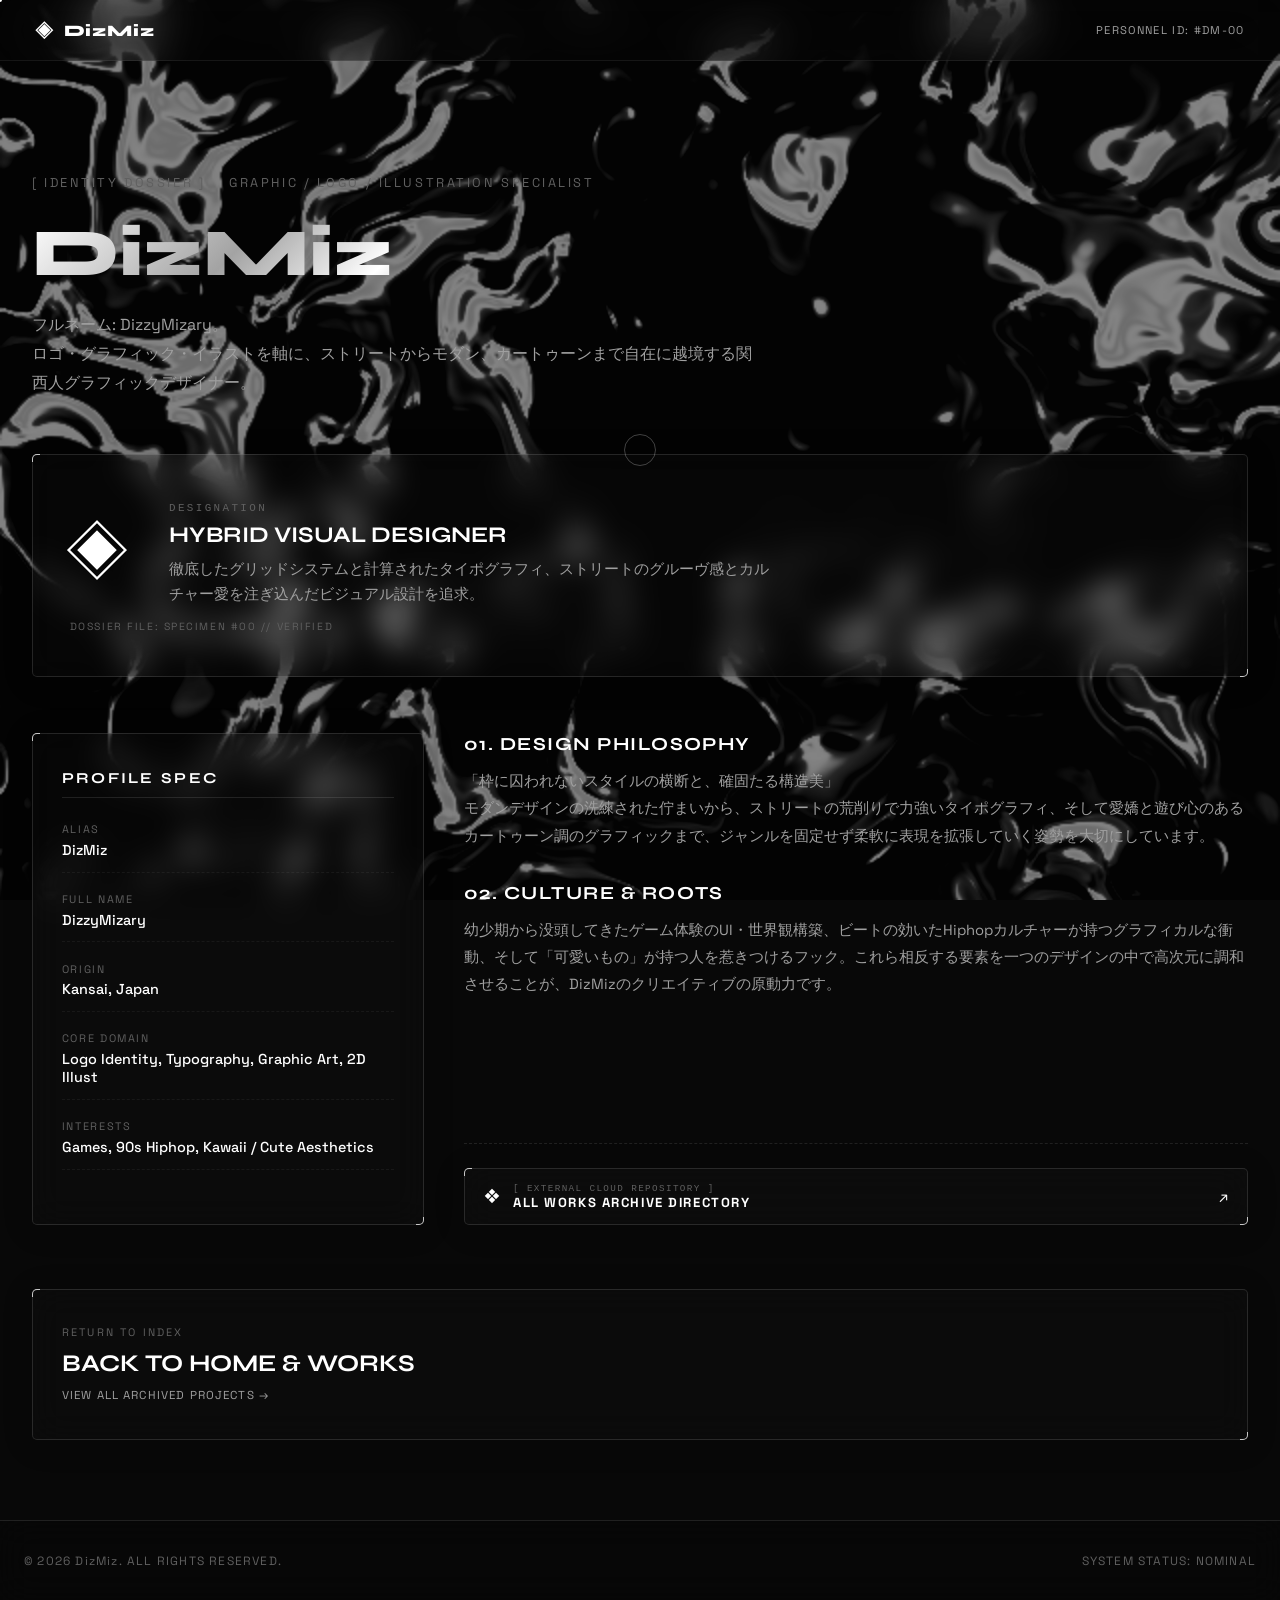
<file: about-detail.html>
<!DOCTYPE html>
<html lang="ja">
<head>
  <meta charset="UTF-8">
  <meta name="viewport" content="width=device-width, initial-scale=1.0">
  <title>PROFILE & PHILOSOPHY | DizMiz</title>
  
  <link rel="preconnect" href="https://fonts.googleapis.com">
  <link rel="preconnect" href="https://fonts.gstatic.com" crossorigin>
  <link href="https://fonts.googleapis.com/css2?family=Space+Grotesk:wght@300;400;500;700&family=Syne:wght@700;800&display=swap" rel="stylesheet">
  
  <link rel="stylesheet" href="style.css">
</head>
<body class="bg-base detail-page">

  <div class="page-transition-curtain" id="pageCurtain">
    <div class="curtain-slice"></div>
    <div class="curtain-slice"></div>
    <div class="curtain-slice"></div>
  </div>

  <div class="cursor-dot" id="cursorDot"></div>
  <div class="cursor-ring" id="cursorRing"></div>
  <canvas id="bgCanvas"></canvas>

  <header class="site-header">
    <a href="index.html" class="logo-group-link transition-link">
      <span class="logo-symbol">◈</span>
      <span class="logo-text">DizMiz</span>
    </a>
    <div class="status-indicator">
      <span class="status-text">PERSONNEL ID: #DM-00</span>
    </div>
  </header>

  <main class="container detail-container">
    
    <section class="detail-hero">
      <div class="detail-meta-top">
        <span class="meta-tag">[ IDENTITY DOSSIER ]</span>
        <span class="meta-text">GRAPHIC / LOGO / ILLUSTRATION SPECIALIST</span>
      </div>
      <h1 class="detail-title metallic-text">DizMiz</h1>
      <p class="detail-lead">
        フルネーム: DizzyMizary。<br>
        ロゴ・グラフィック・イラストを軸に、ストリートからモダン、カートゥーンまで自在に越境する関西人グラフィックデザイナー。
      </p>
    </section>

    <section class="detail-showcase-hero">
      <div class="showcase-frame geo-panel about-id-large">
        <div class="id-inner-grid">
          <div class="id-symbol-large">◈</div>
          <div class="id-info-block">
            <span class="spec-label">DESIGNATION</span>
            <div class="id-spec-title">HYBRID VISUAL DESIGNER</div>
            <p class="id-spec-desc">
              徹底したグリッドシステムと計算されたタイポグラフィ、ストリートのグルーヴ感とカルチャー愛を注ぎ込んだビジュアル設計を追求。
            </p>
          </div>
        </div>
        <div class="frame-label">DOSSIER FILE: SPECIMEN #00 // VERIFIED</div>
      </div>
    </section>

    <!-- 左右の段差を完全解消したスペックグリッド -->
    <section class="detail-specs-grid">
      <!-- 左側: スペックリスト -->
      <aside class="detail-sidebar geo-panel">
        <h2 class="spec-section-title">PROFILE SPEC</h2>
        <div class="spec-row"><span class="spec-key">ALIAS</span><span class="spec-val">DizMiz</span></div>
        <div class="spec-row"><span class="spec-key">FULL NAME</span><span class="spec-val">DizzyMizary</span></div>
        <div class="spec-row"><span class="spec-key">ORIGIN</span><span class="spec-val">Kansai, Japan</span></div>
        <div class="spec-row"><span class="spec-key">CORE DOMAIN</span><span class="spec-val">Logo Identity, Typography, Graphic Art, 2D Illust</span></div>
        <div class="spec-row"><span class="spec-key">INTERESTS</span><span class="spec-val">Games, 90s Hiphop, Kawaii / Cute Aesthetics</span></div>
      </aside>

      <!-- 右側: 本文 ＋ 段差を作らないシームレスなDriveリンク -->
      <article class="detail-body-content">
        <div>
          <div class="concept-block">
            <h2 class="content-heading metallic-text-sm">01. DESIGN PHILOSOPHY</h2>
            <p>
              「枠に囚われないスタイルの横断と、確固たる構造美」<br>
              モダンデザインの洗練された佇まいから、ストリートの荒削りで力強いタイポグラフィ、そして愛嬌と遊び心のあるカートゥーン調のグラフィックまで、ジャンルを固定せず柔軟に表現を拡張していく姿勢を大切にしています。
            </p>
          </div>

          <div class="concept-block" style="margin-top: 2rem;">
            <h2 class="content-heading metallic-text-sm">02. CULTURE & ROOTS</h2>
            <p>
              幼少期から没頭してきたゲーム体験のUI・世界観構築、ビートの効いたHiphopカルチャーが持つグラフィカルな衝動、そして「可愛いもの」が持つ人を惹きつけるフック。これら相反する要素を一つのデザインの中で高次元に調和させることが、DizMizのクリエイティブの原動力です。
            </p>
          </div>
        </div>

        <!-- 余計な外枠パネルを撤廃し、自然に連なるガラスバー -->
        <div class="detail-drive-link-bar">
          <a href="https://drive.google.com/drive/folders/12c-AigrCK1MO4eGp5o2kL3qXEwflbsGT?usp=drive_link" target="_blank" rel="noopener noreferrer" class="drive-archive-btn geo-panel">
            <span class="drive-btn-left">
              <span class="drive-icon">❖</span>
              <span class="drive-label">
                <span class="drive-sub">[ EXTERNAL CLOUD REPOSITORY ]</span>
                <span class="drive-main">ALL WORKS ARCHIVE DIRECTORY</span>
              </span>
            </span>
            <span class="drive-arrow">↗</span>
          </a>
        </div>
      </article>
    </section>

    <section class="other-works-nav">
      <div class="nav-cards-grid single-nav">
        <a href="index.html" class="nav-work-card geo-panel transition-link">
          <div class="nav-card-info">
            <span class="nav-dir">RETURN TO INDEX</span>
            <h3 class="nav-title">BACK TO HOME & WORKS</h3>
            <span class="nav-cat">VIEW ALL ARCHIVED PROJECTS →</span>
          </div>
        </a>
      </div>
    </section>

  </main>

  <footer class="site-footer">
    <div class="footer-inner">
      <span>© 2026 DizMiz. ALL RIGHTS RESERVED.</span>
      <span class="footer-sys status-clickable" id="systemStatusTrigger">SYSTEM STATUS: NOMINAL</span>
    </div>
  </footer>

  <script src="main.js"></script>
</body>
</html>
</file>
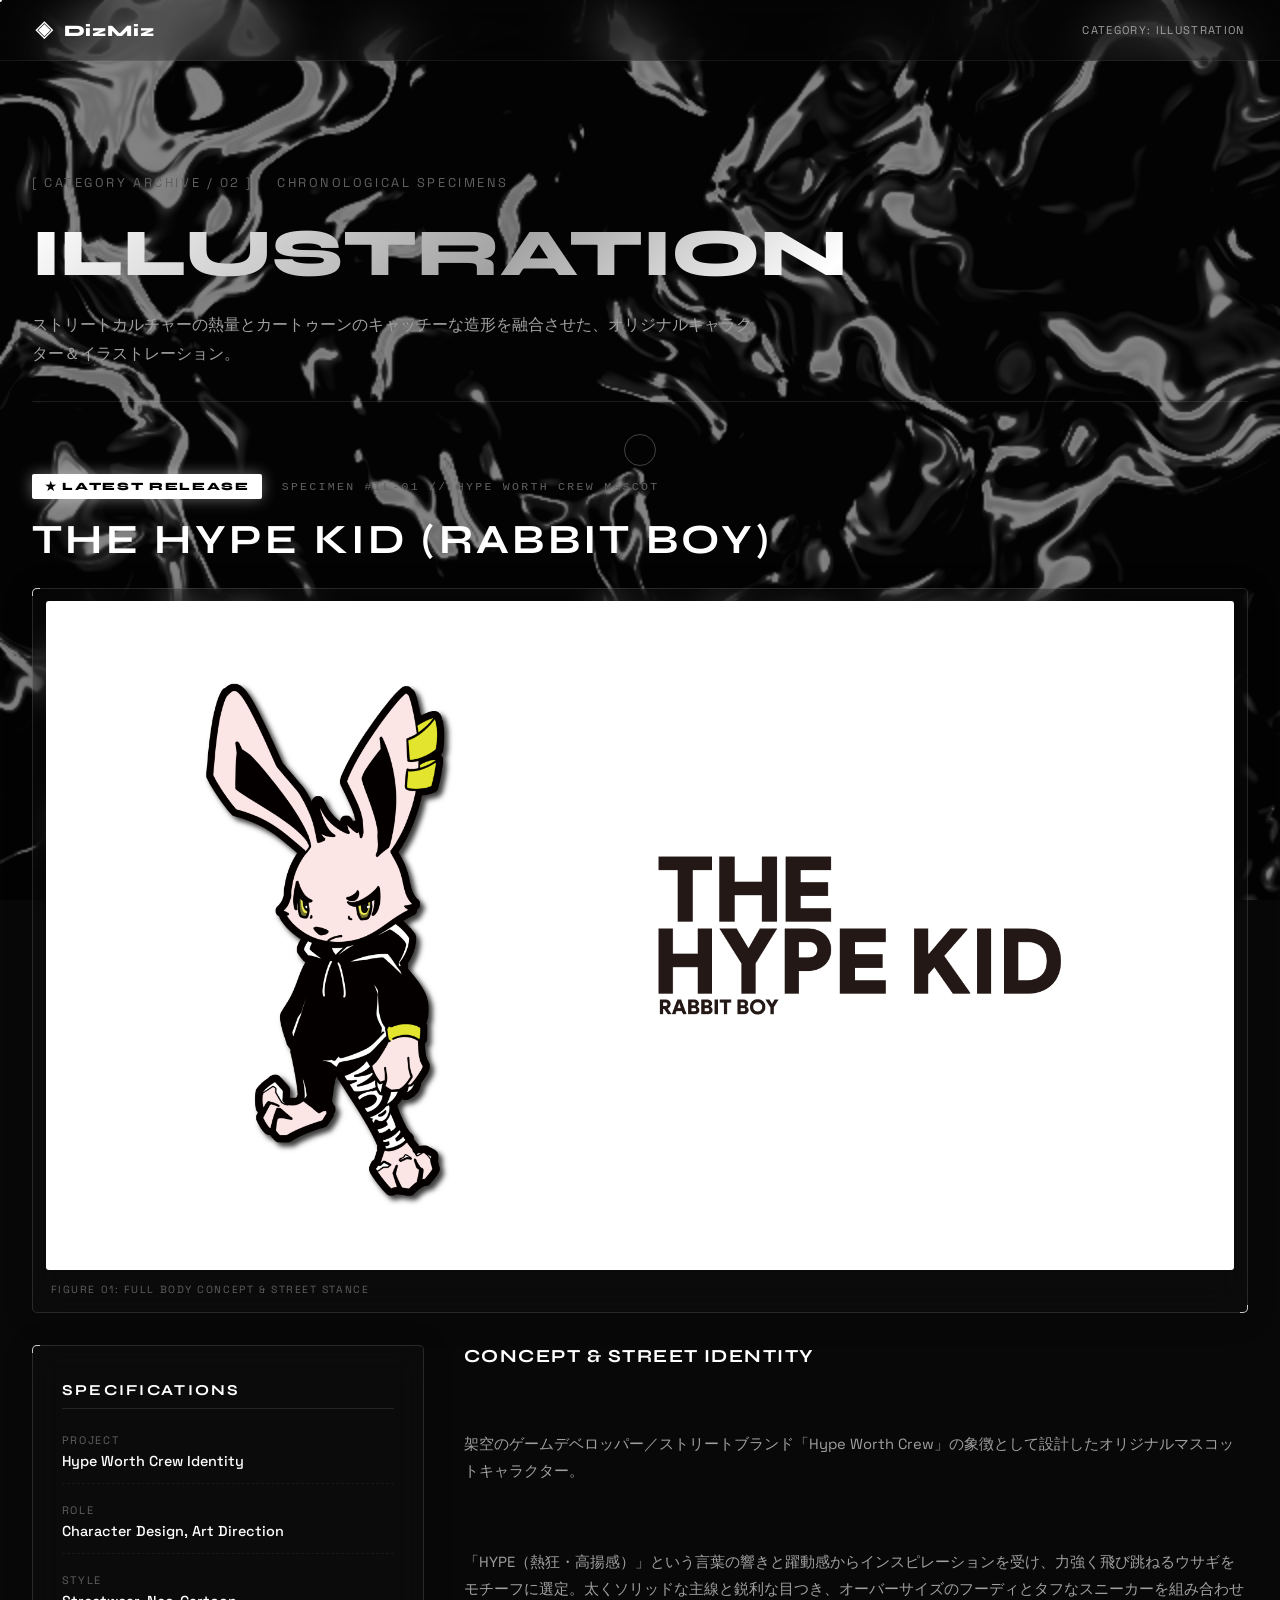
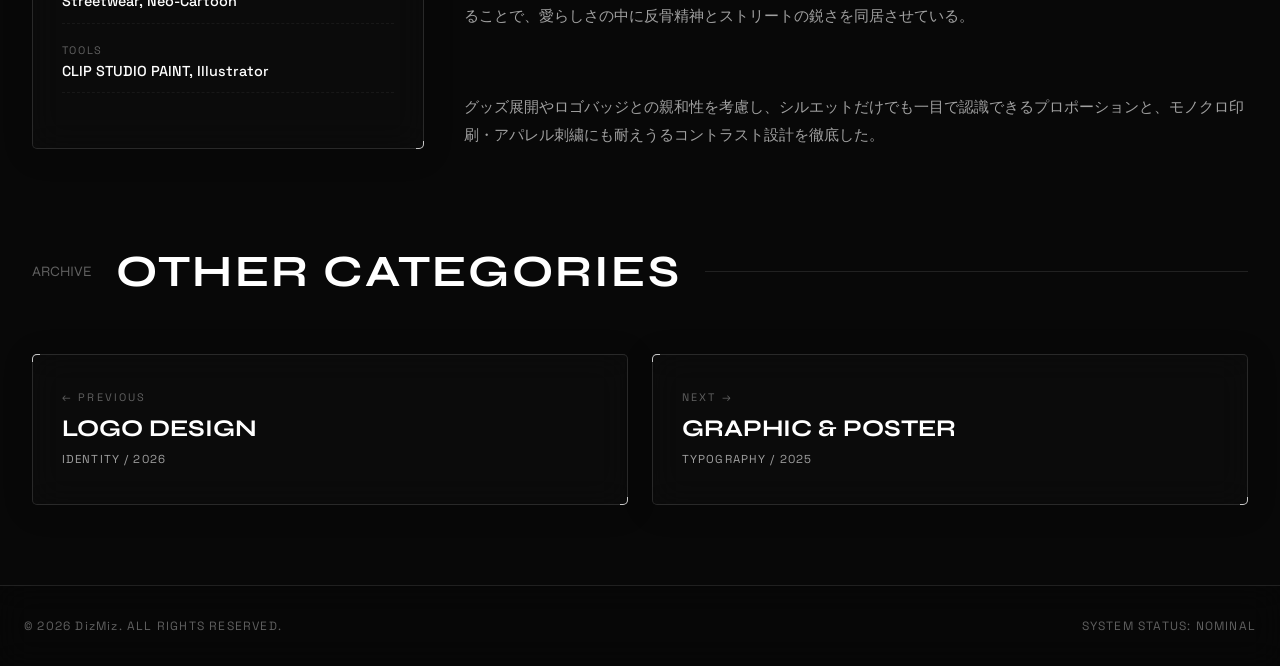
<file: work-illustration.html>
<!DOCTYPE html>
<html lang="ja">
<head>
  <meta charset="UTF-8">
  <meta name="viewport" content="width=device-width, initial-scale=1.0">
  <title>ILLUSTRATION ARCHIVE | DizMiz</title>
  
  <link rel="preconnect" href="https://fonts.googleapis.com">
  <link rel="preconnect" href="https://fonts.gstatic.com" crossorigin>
  <link href="https://fonts.googleapis.com/css2?family=Space+Grotesk:wght@300;400;500;700&family=Syne:wght@700;800&display=swap" rel="stylesheet">
  
  <link rel="stylesheet" href="style.css">
</head>
<body class="bg-base detail-page">

  <div class="page-transition-curtain" id="pageCurtain">
    <div class="curtain-slice"></div>
    <div class="curtain-slice"></div>
    <div class="curtain-slice"></div>
  </div>

  <div class="cursor-dot" id="cursorDot"></div>
  <div class="cursor-ring" id="cursorRing"></div>
  <canvas id="bgCanvas"></canvas>

  <header class="site-header">
    <a href="index.html" class="logo-group-link transition-link">
      <span class="logo-symbol">◈</span>
      <span class="logo-text">DizMiz</span>
    </a>
    <div class="status-indicator">
      <span class="status-text">CATEGORY: ILLUSTRATION</span>
    </div>
  </header>

  <main class="container detail-container">
    
    <section class="detail-page-header">
      <div class="detail-meta-top">
        <span class="meta-tag">[ CATEGORY ARCHIVE / 02 ]</span>
        <span class="meta-text">CHRONOLOGICAL SPECIMENS</span>
      </div>
      <h1 class="detail-category-title metallic-text">ILLUSTRATION</h1>
      <p class="detail-lead">
        ストリートカルチャーの熱量とカートゥーンのキャッチーな造形を融合させた、オリジナルキャラクター＆イラストレーション。
      </p>
    </section>

    <div class="work-timeline-list">

      <!-- SPECIMEN 01: THE HYPE KID (RABBIT BOY) -->
      <article class="timeline-item focusable-section" id="specimen-01">
        <div class="timeline-meta-bar">
          <span class="latest-badge glow-badge">★ LATEST RELEASE</span>
          <span class="specimen-id">SPECIMEN #IL-01 // HYPE WORTH CREW MASCOT</span>
        </div>
        
        <h2 class="work-entry-title metallic-text-sm">THE HYPE KID (RABBIT BOY)</h2>
        
        <div class="showcase-frame geo-panel">
          <img src="images/illust_web1.png" alt="THE HYPE KID (RABBIT BOY)" class="detail-actual-img" onerror="this.classList.add('img-fallback')">
          <div class="frame-label">FIGURE 01: FULL BODY CONCEPT & STREET STANCE</div>
        </div>

        <div class="detail-specs-grid">
          <aside class="detail-sidebar geo-panel">
            <h3 class="spec-section-title">SPECIFICATIONS</h3>
            <div class="spec-row"><span class="spec-key">PROJECT</span><span class="spec-val">Hype Worth Crew Identity</span></div>
            <div class="spec-row"><span class="spec-key">ROLE</span><span class="spec-val">Character Design, Art Direction</span></div>
            <div class="spec-row"><span class="spec-key">STYLE</span><span class="spec-val">Streetwear, Neo-Cartoon</span></div>
            <div class="spec-row"><span class="spec-key">TOOLS</span><span class="spec-val">CLIP STUDIO PAINT, Illustrator</span></div>
          </aside>

          <div class="detail-body-content">
            <h3 class="content-heading metallic-text-sm">CONCEPT & STREET IDENTITY</h3>
            <p>
              架空のゲームデベロッパー／ストリートブランド「Hype Worth Crew」の象徴として設計したオリジナルマスコットキャラクター。
            </p>
            <p style="margin-top: 0.8rem;">
              「HYPE（熱狂・高揚感）」という言葉の響きと躍動感からインスピレーションを受け、力強く飛び跳ねるウサギをモチーフに選定。太くソリッドな主線と鋭利な目つき、オーバーサイズのフーディとタフなスニーカーを組み合わせることで、愛らしさの中に反骨精神とストリートの鋭さを同居させている。
            </p>
            <p style="margin-top: 0.8rem;">
              グッズ展開やロゴバッジとの親和性を考慮し、シルエットだけでも一目で認識できるプロポーションと、モノクロ印刷・アパレル刺繍にも耐えうるコントラスト設計を徹底した。
            </p>
          </div>
        </div>
      </article>

      <!-- 
      ==========================================================================
      【将来の追加用テンプレート】
      ==========================================================================
      <article class="timeline-item focusable-section" id="specimen-02">
        <div class="timeline-meta-bar">
          <span class="specimen-id">SPECIMEN #IL-02 // RELEASE: YYYY.MM</span>
        </div>
        <h2 class="work-entry-title metallic-text-sm">PROJECT TITLE</h2>
        <div class="showcase-frame geo-panel">
          <img src="images/illust_web2.png" alt="PROJECT TITLE" class="detail-actual-img" onerror="this.classList.add('img-fallback')">
          <div class="frame-label">FIGURE 02: ILLUSTRATION STUDY</div>
        </div>
        <div class="detail-specs-grid">
          <aside class="detail-sidebar geo-panel">
            <h3 class="spec-section-title">SPECIFICATIONS</h3>
            <div class="spec-row"><span class="spec-key">ROLE</span><span class="spec-val">Illustration</span></div>
            <div class="spec-row"><span class="spec-key">TOOLS</span><span class="spec-val">CLIP STUDIO PAINT</span></div>
          </aside>
          <div class="detail-body-content">
            <h3 class="content-heading metallic-text-sm">CREATIVE FOCUS</h3>
            <p>作品の解説テキストをここに入力。</p>
          </div>
        </div>
      </article>
      -->

    </div>

    <section class="other-works-nav">
      <div class="section-label">
        <span class="section-num">ARCHIVE</span>
        <h2 class="section-title">OTHER CATEGORIES</h2>
        <span class="section-line"></span>
      </div>

      <div class="nav-cards-grid">
        <a href="work-logo.html" class="nav-work-card geo-panel transition-link">
          <div class="nav-card-info"><span class="nav-dir">← PREVIOUS</span><h3 class="nav-title">LOGO DESIGN</h3><span class="nav-cat">IDENTITY / 2026</span></div>
        </a>
        <a href="work-graphic.html" class="nav-work-card geo-panel transition-link">
          <div class="nav-card-info"><span class="nav-dir">NEXT →</span><h3 class="nav-title">GRAPHIC & POSTER</h3><span class="nav-cat">TYPOGRAPHY / 2025</span></div>
        </a>
      </div>
    </section>

  </main>

  <footer class="site-footer">
    <div class="footer-inner">
      <span>© 2026 DizMiz. ALL RIGHTS RESERVED.</span>
      <span class="footer-sys status-clickable" id="systemStatusTrigger">SYSTEM STATUS: NOMINAL</span>
    </div>
  </footer>

  <script src="main.js"></script>
</body>
</html>
</file>
<file: style.css>
/* ==========================================================================
   RESET & VARIABLES
   ========================================================================== */
*, *::before, *::after {
  box-sizing: border-box;
  margin: 0;
  padding: 0;
}

:root {
  --bg-deep: #080808;
  --bg-surface: #101010;
  --bg-card: rgba(255, 255, 255, 0.02);
  --border-dim: rgba(255, 255, 255, 0.1);
  --border-mid: rgba(255, 255, 255, 0.25);
  --border-bright: rgba(255, 255, 255, 0.75);
  --text-pure: #ffffff;
  --text-muted: #a0a0a0;
  --text-dim: #606060;
  --font-display: 'Syne', sans-serif;
  --font-body: 'Space Grotesk', -apple-system, sans-serif;
  --radius-subtle: 5px;
}

html {
  background-color: var(--bg-deep);
  color: var(--text-pure);
  font-family: var(--font-body);
  scroll-behavior: smooth;
  cursor: default;
  overflow-x: hidden;
}

body {
  overflow-x: hidden;
  position: relative;
  min-height: 100vh;
  background-color: var(--bg-deep);
  width: 100%;
}

/* ==========================================================================
   BACKGROUND & CANVAS
   ========================================================================== */
#bgCanvas {
  position: fixed;
  top: 0;
  left: 0;
  width: 100vw;
  height: 100vh;
  z-index: 0;
  pointer-events: none;
  opacity: 0.6;
  filter: contrast(130%) brightness(95%);
  transition: opacity 0.4s ease, filter 0.4s ease;
}

body.inverted-mode #bgCanvas {
  opacity: 0.65;
  filter: contrast(120%) brightness(100%);
}

/* ==========================================================================
   CUSTOM CURSOR
   ========================================================================== */
.cursor-dot, .cursor-ring {
  position: fixed;
  top: 0;
  left: 0;
  pointer-events: none;
  border-radius: 50%;
  transform: translate(-50%, -50%);
  z-index: 9999;
}

.cursor-dot {
  width: 4px;
  height: 4px;
  background: var(--text-pure);
}

.cursor-ring {
  width: 32px;
  height: 32px;
  border: 1px solid var(--border-mid);
  transition: width 0.2s, height 0.2s, border-color 0.2s;
}

@media (hover: none) and (pointer: coarse) {
  .cursor-dot, .cursor-ring {
    display: none !important;
  }
}

/* ==========================================================================
   METALLIC TEXT & LIQUID GLASS PANEL
   ========================================================================== */
.metallic-text {
  font-family: var(--font-display);
  background: linear-gradient(135deg, #ffffff 0%, #a3a3a3 30%, #ffffff 50%, #4a4a4a 75%, #d1d1d1 100%);
  -webkit-background-clip: text;
  -webkit-text-fill-color: transparent;
  background-size: 200% auto;
  animation: shineReflect 8s linear infinite;
  display: inline-block;
}

.metallic-text-sm {
  font-family: var(--font-display);
  color: #fff;
  letter-spacing: 0.08em;
}

@keyframes shineReflect {
  0% { background-position: 0% center; }
  100% { background-position: 200% center; }
}

.geo-panel {
  position: relative;
  background: rgba(255, 255, 255, 0.015) !important;
  backdrop-filter: blur(16px) saturate(160%);
  -webkit-backdrop-filter: blur(16px) saturate(160%);
  border: 1px solid rgba(255, 255, 255, 0.12) !important;
  border-radius: var(--radius-subtle);
  box-shadow: 0 4px 30px rgba(0, 0, 0, 0.2);
  transition: border-color 0.3s cubic-bezier(0.16, 1, 0.3, 1), box-shadow 0.3s, background 0.3s;
}

.geo-panel:hover {
  background: rgba(255, 255, 255, 0.04) !important;
  border-color: rgba(255, 255, 255, 0.28) !important;
  box-shadow: 0 8px 32px rgba(255, 255, 255, 0.04);
}

.geo-panel::before,
.geo-panel::after {
  content: "";
  position: absolute;
  width: 8px;
  height: 8px;
  pointer-events: none;
}

.geo-panel::before {
  top: -1px;
  left: -1px;
  border-top: 1.5px solid var(--border-bright);
  border-left: 1.5px solid var(--border-bright);
  border-top-left-radius: var(--radius-subtle);
}

.geo-panel::after {
  bottom: -1px;
  right: -1px;
  border-bottom: 1.5px solid var(--border-bright);
  border-right: 1.5px solid var(--border-bright);
  border-bottom-right-radius: var(--radius-subtle);
}

.focusable-section {
  transition: box-shadow 0.6s ease, outline 0.6s ease;
}

.focusable-section.hud-highlight {
  box-shadow: inset 0 0 40px rgba(255, 255, 255, 0.08);
  outline: 1px solid rgba(255, 255, 255, 0.2);
}

/* ==========================================================================
   LAYOUT & HEADER
   ========================================================================== */
.container {
  max-width: 1280px;
  margin: 0 auto;
  padding: 0 2rem;
  position: relative;
  z-index: 2;
  width: 100%;
}

.site-header {
  position: fixed;
  top: 0;
  left: 0;
  width: 100%;
  padding: 1.1rem 2.2rem;
  display: flex;
  justify-content: space-between;
  align-items: center;
  z-index: 100;
  background: rgba(8, 8, 8, 0.25);
  backdrop-filter: blur(24px) saturate(180%);
  -webkit-backdrop-filter: blur(24px) saturate(180%);
  border-bottom: 1px solid rgba(255, 255, 255, 0.07);
}

.logo-group-link {
  display: flex;
  align-items: center;
  gap: 0.6rem;
  font-family: var(--font-display);
  font-weight: 800;
  letter-spacing: 0.05em;
  color: var(--text-pure);
  text-decoration: none;
  cursor: pointer;
}

.logo-symbol {
  font-size: 1.15rem;
}

.nav-links {
  display: flex;
  gap: 1.8rem;
}

.nav-item {
  color: var(--text-muted);
  text-decoration: none;
  font-size: 0.82rem;
  letter-spacing: 0.16em;
  transition: color 0.3s, text-shadow 0.3s;
}

.nav-item:hover {
  color: var(--text-pure);
  text-shadow: 0 0 10px rgba(255, 255, 255, 0.5);
}

.status-indicator {
  display: flex;
  align-items: center;
  gap: 0.6rem;
  font-size: 0.7rem;
  color: var(--text-muted);
  letter-spacing: 0.12em;
}

.blink-dot {
  width: 6px;
  height: 6px;
  background: #fff;
  border-radius: 50%;
  animation: pulse 2s infinite ease-in-out;
}

@keyframes pulse {
  0%, 100% { opacity: 0.2; transform: scale(0.8); }
  50% { opacity: 1; transform: scale(1.2); }
}

/* ==========================================================================
   HERO SECTION (フルスクリーン・超特大サイン ＆ 説明文削除版)
   ========================================================================== */
.hero-section {
  height: 100vh;
  min-height: 600px;
  display: flex;
  flex-direction: column;
  justify-content: space-between;
  position: relative;
  border-bottom: 1px solid var(--border-dim);
  box-sizing: border-box;
  padding-top: 5rem;
  padding-bottom: 2.2rem;
  overflow: visible;
}

.hero-scroll-wrapper {
  display: flex;
  flex-direction: column;
  justify-content: space-between;
  height: 100%;
  width: 100%;
  transition: transform 0.1s linear, opacity 0.1s linear, filter 0.1s linear;
  will-change: transform, opacity, filter;
  overflow: visible;
}

.hero-meta-strip {
  display: flex;
  align-items: center;
  gap: 0.8rem;
  font-size: 0.72rem;
  color: var(--text-dim);
  letter-spacing: 0.22em;
  padding-top: 0.8rem;
  border-top: 1px dashed rgba(255, 255, 255, 0.08);
}

.meta-divider {
  color: var(--text-muted);
  opacity: 0.4;
}

.hero-center-monolith {
  display: flex;
  align-items: center;
  justify-content: center;
  width: 100%;
  flex-grow: 1;
  padding: 0;
  overflow: visible;
}

/* ★ 限界まで巨大化させた手書きサインロゴ ★ */
.hero-logo-img {
  width: min(94vw, 1350px);
  height: auto;
  max-height: 62vh;
  object-fit: contain;
  user-select: none;
  pointer-events: none;
  display: block;
  margin: 0 auto;
  transform-origin: center center;
  transition: transform 0.1s linear, filter 0.1s linear, opacity 0.1s linear;
  filter: drop-shadow(0 0 35px rgba(255, 255, 255, 0.18));
}

body.inverted-mode .hero-logo-img {
  filter: invert(1) drop-shadow(0 0 25px rgba(0, 0, 0, 0.2));
}

.hero-foot {
  display: flex;
  justify-content: flex-end; /* 文章が消えたので右端にピタッと寄せる */
  align-items: center;
  padding-top: 0.5rem;
}

.scroll-prompt {
  display: flex;
  align-items: center;
  gap: 0.5rem;
  font-size: 0.75rem;
  letter-spacing: 0.2em;
  color: var(--text-dim);
  white-space: nowrap;
}

.scroll-arrow {
  animation: bounce 2s infinite ease-in-out;
}

@keyframes bounce {
  0%, 100% { transform: translateY(0); }
  50% { transform: translateY(5px); }
}

/* ==========================================================================
   COMMON SECTION FORMAT
   ========================================================================== */
.content-section {
  padding: 7rem 0;
  position: relative;
}

.section-label {
  display: flex;
  align-items: center;
  gap: 1.5rem;
  margin-bottom: 3.5rem;
}

.section-num {
  font-family: var(--font-display);
  font-size: 0.9rem;
  color: var(--text-dim);
}

.section-title {
  font-family: var(--font-display);
  font-size: clamp(1.6rem, 4vw, 2.8rem);
  font-weight: 700;
  letter-spacing: 0.05em;
}

.section-line {
  flex-grow: 1;
  height: 1px;
  background: var(--border-dim);
}

/* ==========================================================================
   ABOUT SECTION
   ========================================================================== */
.about-grid {
  display: grid;
  grid-template-columns: 1fr 1.3fr;
  gap: 2.5rem;
  align-items: stretch;
}

.about-hero-box {
  padding: 2.5rem 2rem;
  display: flex;
  flex-direction: column;
  justify-content: space-between;
  min-height: 380px;
  text-decoration: none;
  color: inherit;
  cursor: pointer;
}

.about-card-top {
  display: flex;
  justify-content: space-between;
  align-items: flex-start;
}

.spec-label {
  font-size: 0.68rem;
  color: var(--text-dim);
  letter-spacing: 0.22em;
  font-family: monospace;
}

.profile-name {
  font-family: var(--font-display);
  font-size: 2.4rem;
  letter-spacing: 0.04em;
  margin: 0.2rem 0;
}

.profile-origin-badge {
  display: inline-block;
  font-size: 0.68rem;
  font-family: monospace;
  color: #000;
  background: #fff;
  padding: 0.2rem 0.6rem;
  font-weight: 700;
  letter-spacing: 0.1em;
  margin-top: 0.4rem;
  border-radius: 2px;
}

.interactive-hologram {
  width: 75px;
  height: 75px;
  border: 1px dashed var(--border-mid);
  border-radius: 50%;
  display: flex;
  align-items: center;
  justify-content: center;
  position: relative;
  flex-shrink: 0;
}

.holo-core {
  font-size: 1.8rem;
  color: #fff;
  transition: transform 0.6s cubic-bezier(0.16, 1, 0.3, 1);
}

.about-hero-box:hover .holo-core {
  transform: rotate(180deg) scale(1.2);
}

.about-card-mid {
  margin: 1.5rem 0;
  border-top: 1px dashed var(--border-dim);
  border-bottom: 1px dashed var(--border-dim);
  padding: 1rem 0;
}

.about-tag-strip {
  display: flex;
  flex-wrap: wrap;
  gap: 0.5rem;
}

.micro-chip {
  font-size: 0.65rem;
  font-family: monospace;
  color: var(--text-muted);
  border: 1px solid var(--border-dim);
  padding: 0.25rem 0.6rem;
  background: rgba(255, 255, 255, 0.03);
  border-radius: 3px;
}

.about-actions-group {
  display: flex;
  flex-direction: column;
  gap: 0.8rem;
  margin-top: 1.2rem;
}

.drive-archive-btn {
  display: flex;
  justify-content: space-between;
  align-items: center;
  padding: 0.85rem 1.2rem;
  background: rgba(255, 255, 255, 0.02) !important;
  border: 1px solid var(--border-bright);
  border-radius: var(--radius-subtle);
  color: var(--text-pure);
  text-decoration: none;
  transition: all 0.3s cubic-bezier(0.16, 1, 0.3, 1);
}

.drive-btn-left {
  display: flex;
  align-items: center;
  gap: 0.8rem;
}

.drive-icon {
  font-size: 1rem;
  color: #ffffff;
}

.drive-label {
  display: flex;
  flex-direction: column;
  text-align: left;
}

.drive-sub {
  font-size: 0.58rem;
  font-family: monospace;
  color: var(--text-dim);
  letter-spacing: 0.15em;
}

.drive-main {
  font-size: 0.82rem;
  font-weight: 700;
  letter-spacing: 0.12em;
}

.drive-arrow {
  font-size: 0.95rem;
  transition: transform 0.25s ease;
}

.drive-archive-btn:hover {
  background: #ffffff !important;
  color: #000000;
  transform: translateY(-2px);
  box-shadow: 0 6px 20px rgba(255, 255, 255, 0.15);
}

.drive-archive-btn:hover .drive-icon,
.drive-archive-btn:hover .drive-sub {
  color: #000000;
}

.drive-archive-btn:hover .drive-arrow {
  transform: translate(2px, -2px);
}

.view-dossier-tag {
  display: flex;
  justify-content: space-between;
  align-items: center;
  font-size: 0.72rem;
  letter-spacing: 0.18em;
  color: var(--text-muted);
  border-top: 1px solid var(--border-dim);
  padding-top: 0.8rem;
  transition: color 0.3s;
  text-decoration: none;
}

.view-dossier-tag:hover {
  color: var(--text-pure);
}

.about-text-box {
  padding: 2.5rem 2.2rem;
  display: flex;
  flex-direction: column;
  justify-content: space-between;
}

.about-header-meta {
  font-size: 0.7rem;
  color: var(--text-dim);
  letter-spacing: 0.25em;
  font-family: monospace;
  margin-bottom: 0.6rem;
}

.about-text-box p {
  color: var(--text-muted);
  line-height: 1.85;
  font-size: 0.94rem;
}

.metric-list {
  display: grid;
  grid-template-columns: repeat(3, 1fr);
  gap: 1.2rem;
  margin-top: 2rem;
  padding-top: 1.8rem;
  border-top: 1px solid var(--border-dim);
}

.metric-item {
  border-left: 2px solid var(--border-mid);
  padding-left: 0.8rem;
}

.metric-val {
  display: block;
  font-family: var(--font-display);
  font-size: 1.15rem;
  font-weight: 700;
  letter-spacing: 0.05em;
}

.metric-key {
  font-size: 0.65rem;
  color: var(--text-dim);
  letter-spacing: 0.15em;
  font-family: monospace;
}

/* ==========================================================================
   WORKS SECTION & MORE BUTTON
   ========================================================================== */
.works-grid {
  display: grid;
  grid-template-columns: repeat(12, 1fr);
  gap: 2rem;
}

.work-card {
  padding: 1.5rem;
  display: flex;
  flex-direction: column;
  text-decoration: none;
  color: inherit;
  cursor: pointer;
  transition: transform 0.2s cubic-bezier(0.16, 1, 0.3, 1);
}

.work-card.large {
  grid-column: 1 / 13;
  display: grid;
  grid-template-columns: 1.4fr 1fr;
  gap: 2rem;
  align-items: center;
  padding: 2rem;
}

.work-card:not(.large) {
  grid-column: span 6;
}

.work-visual {
  position: relative;
  overflow: hidden;
  background: #000;
  aspect-ratio: 16 / 9;
  width: 100%;
  border-radius: 3px;
}

.work-actual-img,
.gallery-actual-img {
  width: 100%;
  height: 100%;
  object-fit: cover;
  display: block;
  background-color: #111111;
  transition: transform 0.6s cubic-bezier(0.16, 1, 0.3, 1);
  color: transparent;
}

.work-card:hover .work-actual-img,
.gallery-block:hover .gallery-actual-img {
  transform: scale(1.06);
}

.detail-actual-img {
  width: 100%;
  height: auto;
  aspect-ratio: 16 / 9;
  object-fit: cover;
  display: block;
  background-color: #111111;
  color: transparent;
  border-radius: 3px;
}

img.img-fallback {
  background: radial-gradient(circle at center, #262626 0%, #0d0d0d 100%) !important;
  position: relative;
}

img.img-fallback::after {
  content: "NO IMAGE DETECTED";
  display: flex;
  align-items: center;
  justify-content: center;
  width: 100%;
  height: 100%;
  color: var(--text-dim);
  font-family: monospace;
  font-size: 0.75rem;
  letter-spacing: 0.15em;
}

.work-badge {
  position: absolute;
  top: 0.8rem;
  left: 0.8rem;
  background: rgba(0, 0, 0, 0.6);
  backdrop-filter: blur(8px);
  border: 1px solid var(--border-bright);
  font-size: 0.65rem;
  padding: 0.3rem 0.6rem;
  letter-spacing: 0.15em;
  z-index: 2;
  border-radius: 2px;
}

.work-details {
  display: flex;
  flex-direction: column;
  justify-content: center;
  padding-top: 1rem;
}

.work-meta {
  display: flex;
  justify-content: space-between;
  font-size: 0.75rem;
  color: var(--text-dim);
  letter-spacing: 0.15em;
  margin-bottom: 0.5rem;
}

.work-title {
  font-family: var(--font-display);
  font-size: 1.5rem;
  font-weight: 700;
  margin-bottom: 0.5rem;
}

.work-desc {
  font-size: 0.85rem;
  color: var(--text-muted);
  line-height: 1.6;
}

.works-more-area {
  margin-top: 3.5rem;
  display: flex;
  justify-content: center;
}

.works-more-btn {
  display: inline-flex;
  align-items: center;
  gap: 1.2rem;
  padding: 1.1rem 3.2rem;
  font-family: var(--font-body);
  font-size: 0.85rem;
  font-weight: 700;
  letter-spacing: 0.22em;
  color: var(--text-pure);
  text-decoration: none;
  background: rgba(255, 255, 255, 0.02);
  backdrop-filter: blur(20px);
  border: 1px solid var(--border-mid);
  border-radius: var(--radius-subtle);
  transition: all 0.3s cubic-bezier(0.16, 1, 0.3, 1);
  position: relative;
}

.works-more-btn:hover {
  background: #ffffff;
  color: #000000;
  transform: translateY(-3px);
  box-shadow: 0 10px 30px rgba(255, 255, 255, 0.2);
}

.more-symbol {
  font-size: 1rem;
}

.more-arrow {
  font-size: 0.95rem;
  transition: transform 0.25s ease;
}

.works-more-btn:hover .more-arrow {
  transform: translateX(4px);
}

/* ==========================================================================
   SKILLS SECTION & 3D FLIP TOOLSET
   ========================================================================== */
.skills-grid {
  display: grid;
  grid-template-columns: 1fr 1fr 0.9fr;
  gap: 1.8rem;
}

.skill-group {
  padding: 2.2rem 1.8rem;
  display: flex;
  flex-direction: column;
  justify-content: space-between;
}

.skill-cat-head {
  display: flex;
  justify-content: space-between;
  align-items: center;
  margin-bottom: 1.5rem;
  padding-bottom: 0.8rem;
  border-bottom: 1px solid var(--border-dim);
}

.skill-cat-title {
  font-family: var(--font-display);
  font-size: 1.1rem;
  letter-spacing: 0.1em;
}

.skill-cat-id {
  font-size: 0.68rem;
  font-family: monospace;
  color: var(--text-dim);
}

.skill-list-hud {
  list-style: none;
  display: flex;
  flex-direction: column;
  gap: 0.8rem;
}

.skill-row {
  display: flex;
  flex-direction: column;
  gap: 0.35rem;
}

.skill-row-top {
  display: flex;
  justify-content: space-between;
  font-size: 0.82rem;
}

.skill-name {
  color: var(--text-pure);
}

.skill-rank {
  font-size: 0.7rem;
  font-family: monospace;
  color: var(--text-muted);
  letter-spacing: 0.05em;
}

.skill-bar-track {
  width: 100%;
  height: 3px;
  background: rgba(255, 255, 255, 0.08);
  position: relative;
  overflow: hidden;
  border-radius: 2px;
}

.skill-bar-fill {
  height: 100%;
  background: #ffffff;
  box-shadow: 0 0 8px rgba(255, 255, 255, 0.6);
  border-radius: 2px;
}

.tool-grid {
  display: grid;
  grid-template-columns: repeat(2, 1fr);
  gap: 0.85rem;
}

.tool-flip-card {
  perspective: 1000px;
  cursor: pointer;
  height: 52px;
  user-select: none;
}

.tool-flip-inner {
  position: relative;
  width: 100%;
  height: 100%;
  text-align: left;
  transition: transform 0.5s cubic-bezier(0.16, 1, 0.3, 1);
  transform-style: preserve-3d;
}

.tool-flip-card.is-flipped .tool-flip-inner {
  transform: rotateY(180deg);
}

.tool-card-front,
.tool-card-back {
  position: absolute;
  inset: 0;
  width: 100%;
  height: 100%;
  -webkit-backface-visibility: hidden;
  backface-visibility: hidden;
  border-radius: 4px;
  display: flex;
  align-items: center;
  padding: 0 0.85rem;
  border: 1px solid var(--border-dim);
  backdrop-filter: blur(16px);
  -webkit-backdrop-filter: blur(16px);
  transition: border-color 0.25s ease, background 0.25s ease;
}

.tool-card-front {
  background: rgba(255, 255, 255, 0.02);
  justify-content: flex-start;
  gap: 0.65rem;
}

.tool-flip-card:hover .tool-card-front {
  border-color: rgba(255, 255, 255, 0.3);
  background: rgba(255, 255, 255, 0.06);
}

.tool-name {
  font-size: 0.82rem;
  font-weight: 500;
  color: var(--text-pure);
  letter-spacing: 0.05em;
  flex-grow: 1;
}

.flip-hint {
  font-size: 0.75rem;
  color: var(--text-dim);
  transition: transform 0.3s ease, color 0.3s ease;
}

.tool-flip-card:hover .flip-hint {
  color: #ffffff;
  transform: rotate(45deg);
}

.tool-dot {
  width: 5px;
  height: 5px;
  background: #fff;
  flex-shrink: 0;
  border-radius: 1px;
}

.tool-card-back {
  background: rgba(18, 18, 18, 0.85);
  border-color: var(--border-bright);
  transform: rotateY(180deg);
  flex-direction: column;
  justify-content: center;
  align-items: flex-start;
  padding: 0.5rem 0.85rem;
  box-shadow: 0 0 20px rgba(255, 255, 255, 0.08);
}

.tool-back-header {
  width: 100%;
  display: flex;
  justify-content: space-between;
  margin-bottom: 0.2rem;
}

.tool-back-rank {
  font-size: 0.65rem;
  font-family: monospace;
  color: #ffffff;
  font-weight: 700;
  letter-spacing: 0.08em;
}

.tool-back-desc {
  font-size: 0.64rem;
  color: var(--text-muted);
  line-height: 1.25;
  white-space: nowrap;
  overflow: hidden;
  text-overflow: ellipsis;
  width: 100%;
}

/* ==========================================================================
   SHOP SECTION
   ========================================================================== */
.shop-box {
  padding: 5rem 2.5rem;
  text-align: center;
  position: relative;
}

.shop-corner-grid {
  position: absolute;
  top: 1rem;
  left: 1.5rem;
  font-size: 0.65rem;
  font-family: monospace;
  color: var(--text-dim);
  letter-spacing: 0.2em;
}

.shop-meta-tag {
  font-size: 0.72rem;
  color: var(--text-dim);
  letter-spacing: 0.25em;
  margin-bottom: 0.8rem;
  font-family: monospace;
}

.shop-title {
  font-size: clamp(2rem, 7.5vw, 4.8rem);
  font-weight: 800;
  margin-bottom: 1.2rem;
  word-break: break-word;
  letter-spacing: 0.02em;
}

.shop-desc {
  max-width: 600px;
  margin: 0 auto 2.8rem;
  color: var(--text-muted);
  line-height: 1.85;
  font-size: 0.95rem;
}

.shop-booth-btn {
  display: inline-flex;
  align-items: center;
  gap: 0.9rem;
  background: rgba(255, 255, 255, 0.03);
  backdrop-filter: blur(16px);
  border: 1px solid var(--border-bright);
  border-radius: var(--radius-subtle);
  color: #fff;
  padding: 1.1rem 3rem;
  font-family: var(--font-body);
  font-size: 0.85rem;
  font-weight: 700;
  letter-spacing: 0.2em;
  text-decoration: none;
  transition: all 0.3s cubic-bezier(0.16, 1, 0.3, 1);
  max-width: 100%;
}

.shop-booth-btn:hover {
  background: #fff;
  color: #000;
  transform: translateY(-3px);
  box-shadow: 0 10px 30px rgba(255, 255, 255, 0.2);
}

/* ==========================================================================
   CONTACT SECTION
   ========================================================================== */
.contact-section {
  padding-bottom: 5rem;
}

.contact-box {
  padding: 5rem 2.5rem;
  text-align: center;
  position: relative;
}

.contact-sub {
  font-size: 0.72rem;
  color: var(--text-dim);
  letter-spacing: 0.25em;
  display: block;
  font-family: monospace;
}

.contact-huge {
  font-size: clamp(2rem, 5.5vw, 4.2rem);
  font-weight: 800;
  margin: 1.2rem 0 2.5rem 0;
}

.contact-sns-group {
  display: flex;
  justify-content: center;
  gap: 1.5rem;
  flex-wrap: wrap;
}

.sns-btn {
  display: inline-flex;
  align-items: center;
  gap: 0.9rem;
  background: rgba(255, 255, 255, 0.03);
  backdrop-filter: blur(16px);
  border: 1px solid var(--border-bright);
  border-radius: var(--radius-subtle);
  color: #ffffff;
  padding: 1.1rem 2.6rem;
  font-family: var(--font-body);
  font-size: 0.85rem;
  font-weight: 700;
  letter-spacing: 0.15em;
  text-decoration: none;
  position: relative;
  overflow: hidden;
  transition: transform 0.25s cubic-bezier(0.16, 1, 0.3, 1), background 0.3s, color 0.3s, box-shadow 0.3s;
}

.sns-icon {
  font-size: 1.1rem;
}

.sns-arrow {
  font-size: 0.9rem;
  transition: transform 0.25s ease;
}

.sns-btn:hover {
  background: #ffffff;
  color: #000000;
  transform: translateY(-3px);
  box-shadow: 0 8px 25px rgba(255, 255, 255, 0.2);
}

.sns-btn:hover .sns-arrow {
  transform: translate(2px, -2px);
}

@media (max-width: 600px) {
  .contact-sns-group {
    flex-direction: column;
    align-items: stretch;
  }
  .sns-btn {
    justify-content: center;
    width: 100%;
  }
}

/* ==========================================================================
   DETAIL & GALLERY COMMON LAYOUT
   ========================================================================== */
body.detail-page main.detail-container,
body.detail-page main.gallery-container {
  padding-top: 150px !important;
}

.detail-hero,
.gallery-hero,
.detail-page-header {
  margin-top: 1.5rem !important;
  margin-bottom: 3.5rem;
}

.detail-page-header {
  padding-bottom: 2rem;
  border-bottom: 1px solid var(--border-dim);
}

.detail-meta-top {
  display: flex;
  gap: 1.5rem;
  font-size: 0.8rem;
  color: var(--text-dim);
  letter-spacing: 0.2em;
  margin-bottom: 1.5rem;
  flex-wrap: wrap;
}

.detail-title,
.gallery-title,
.detail-category-title {
  font-family: var(--font-display);
  font-size: clamp(2.2rem, 5.5vw, 4.2rem);
  font-weight: 800;
  line-height: 1.15;
  margin-bottom: 1.2rem;
  word-break: break-word;
}

.detail-lead,
.gallery-lead {
  max-width: 720px;
  font-size: 1rem;
  line-height: 1.8;
  color: var(--text-muted);
}

/* ==========================================================================
   GALLERY PAGE
   ========================================================================== */
.gallery-filter-bar {
  display: flex;
  gap: 0.8rem;
  flex-wrap: wrap;
  border-bottom: 1px solid var(--border-dim);
  padding-bottom: 1.5rem;
  margin-top: 2rem;
}

.filter-btn {
  background: rgba(255, 255, 255, 0.02);
  backdrop-filter: blur(8px);
  border: 1px solid var(--border-dim);
  border-radius: 3px;
  color: var(--text-muted);
  padding: 0.5rem 1.2rem;
  font-family: var(--font-body);
  font-size: 0.75rem;
  letter-spacing: 0.15em;
  cursor: pointer;
  transition: all 0.25s ease;
}

.filter-btn:hover,
.filter-btn.active {
  background: #ffffff;
  color: #000000;
  border-color: #ffffff;
}

.gallery-3col-grid {
  display: grid;
  grid-template-columns: repeat(3, 1fr);
  gap: 1.8rem;
  margin-bottom: 6rem;
  margin-top: 2rem;
}

.gallery-block {
  position: relative;
  aspect-ratio: 16 / 11;
  overflow: hidden;
  text-decoration: none;
  display: block;
  background: #000;
  border-radius: var(--radius-subtle);
  transition: transform 0.3s cubic-bezier(0.16, 1, 0.3, 1), opacity 0.3s ease;
}

.gallery-block.hide {
  display: none;
}

.block-visual {
  width: 100%;
  height: 100%;
  display: flex;
  align-items: center;
  justify-content: center;
  transition: transform 0.6s cubic-bezier(0.16, 1, 0.3, 1);
}

.block-overlay {
  position: absolute;
  inset: 0;
  background: rgba(8, 8, 8, 0.75);
  backdrop-filter: blur(6px);
  display: flex;
  align-items: center;
  justify-content: center;
  padding: 1.5rem;
  opacity: 0;
  transition: opacity 0.3s cubic-bezier(0.16, 1, 0.3, 1);
}

.gallery-block:hover .block-overlay {
  opacity: 1;
}

.overlay-inner {
  text-align: center;
  transform: translateY(10px);
  transition: transform 0.3s cubic-bezier(0.16, 1, 0.3, 1);
}

.gallery-block:hover .overlay-inner {
  transform: translateY(0);
}

.block-cat {
  display: block;
  font-size: 0.68rem;
  color: var(--text-dim);
  letter-spacing: 0.2em;
  margin-bottom: 0.4rem;
}

.block-name {
  font-family: var(--font-display);
  font-size: 1.3rem;
  font-weight: 700;
  color: var(--text-pure);
  margin-bottom: 0.8rem;
}

.block-view {
  font-size: 0.7rem;
  color: #fff;
  border-bottom: 1px solid #fff;
  padding-bottom: 2px;
  letter-spacing: 0.1em;
}

/* ==========================================================================
   TIMELINE DETAIL PAGES & ABOUT DOSSIER
   ========================================================================== */
.work-timeline-list {
  display: flex;
  flex-direction: column;
  gap: 6rem;
  margin-bottom: 6rem;
}

.timeline-item {
  padding-top: 1rem;
}

.timeline-meta-bar {
  display: flex;
  align-items: center;
  gap: 1.2rem;
  margin-bottom: 1rem;
  flex-wrap: wrap;
}

.latest-badge {
  background: #ffffff;
  color: #000000;
  font-family: var(--font-display);
  font-size: 0.7rem;
  font-weight: 800;
  padding: 0.3rem 0.8rem;
  letter-spacing: 0.15em;
  box-shadow: 0 0 15px rgba(255, 255, 255, 0.4);
  border-radius: 2px;
}

.specimen-id {
  font-size: 0.72rem;
  color: var(--text-dim);
  letter-spacing: 0.2em;
  font-family: monospace;
}

.work-entry-title {
  font-size: clamp(1.8rem, 4vw, 2.6rem);
  font-weight: 700;
  margin-bottom: 1.5rem;
}

.detail-specs-grid {
  display: grid;
  grid-template-columns: 1fr 2fr;
  gap: 2.5rem;
  margin-top: 2rem;
  align-items: stretch;
}

.detail-sidebar {
  padding: 2.2rem 1.8rem;
  display: flex;
  flex-direction: column;
  justify-content: flex-start;
  background: rgba(255, 255, 255, 0.015) !important;
}

.detail-body-content {
  display: flex;
  flex-direction: column;
  justify-content: space-between;
}

.spec-section-title {
  font-family: var(--font-display);
  font-size: 0.95rem;
  letter-spacing: 0.15em;
  margin-bottom: 1.5rem;
  padding-bottom: 0.6rem;
  border-bottom: 1px solid var(--border-dim);
}

.spec-row {
  display: flex;
  flex-direction: column;
  gap: 0.3rem;
  margin-bottom: 1.2rem;
  border-bottom: 1px dashed rgba(255, 255, 255, 0.05);
  padding-bottom: 0.8rem;
}

.spec-key {
  font-size: 0.68rem;
  color: var(--text-dim);
  letter-spacing: 0.15em;
}

.spec-val {
  font-size: 0.9rem;
  color: var(--text-pure);
  font-weight: 500;
}

.content-heading {
  font-size: 1.15rem;
  margin-bottom: 0.8rem;
}

.detail-body-content p {
  color: var(--text-muted);
  line-height: 1.85;
  font-size: 0.92rem;
}

.showcase-frame {
  position: relative;
  background: transparent;
  padding: 0.8rem;
}

.frame-label {
  font-size: 0.65rem;
  color: var(--text-dim);
  letter-spacing: 0.15em;
  padding: 0.8rem 0.3rem 0.2rem;
}

.detail-drive-link-bar {
  margin-top: 2.5rem;
  padding-top: 1.5rem;
  border-top: 1px dashed var(--border-dim);
  display: flex;
  flex-direction: column;
  gap: 0.8rem;
}

/* ==========================================================================
   PAGE TRANSITION
   ========================================================================== */
.page-transition-curtain {
  position: fixed;
  inset: 0;
  z-index: 10000;
  display: flex;
  flex-direction: column;
  pointer-events: none !important;
  visibility: hidden;
}

.page-transition-curtain.active {
  visibility: visible;
}

.curtain-slice {
  flex: 1;
  background: #080808;
  border-bottom: 1px solid var(--border-mid);
  transform: scaleX(0);
  transform-origin: right;
  transition: transform 0.4s cubic-bezier(0.85, 0, 0.15, 1);
}

.curtain-slice:nth-child(2) { transition-delay: 0.04s; }
.curtain-slice:nth-child(3) { transition-delay: 0.08s; }

.page-transition-curtain.active .curtain-slice {
  transform: scaleX(1);
  transform-origin: left;
}

/* ==========================================================================
   OTHER WORKS NAV
   ========================================================================== */
.other-works-nav {
  margin-top: 4rem;
  margin-bottom: 5rem;
}

.nav-cards-grid {
  display: grid;
  grid-template-columns: 1fr 1fr;
  gap: 1.5rem;
}

.single-nav {
  grid-template-columns: 1fr !important;
}

.nav-work-card {
  padding: 2.2rem 1.8rem;
  text-decoration: none;
  color: inherit;
  display: flex;
  align-items: center;
  transition: transform 0.3s cubic-bezier(0.16, 1, 0.3, 1), background 0.3s;
}

.nav-work-card:hover {
  transform: translateY(-4px);
  background: rgba(255, 255, 255, 0.06);
}

.nav-dir {
  font-size: 0.68rem;
  color: var(--text-dim);
  letter-spacing: 0.2em;
  display: block;
  margin-bottom: 0.6rem;
}

.nav-title {
  font-family: var(--font-display);
  font-size: 1.5rem;
  font-weight: 700;
  margin-bottom: 0.3rem;
}

.nav-cat {
  font-size: 0.72rem;
  color: var(--text-muted);
  letter-spacing: 0.1em;
}

/* ==========================================================================
   ABOUT DOSSIER SPECIFIC STYLES
   ========================================================================== */
.about-id-large {
  padding: 2.5rem 2rem;
  background: rgba(255, 255, 255, 0.015) !important;
  backdrop-filter: blur(16px);
  margin-bottom: 3.5rem;
}

.id-inner-grid {
  display: flex;
  align-items: center;
  gap: 2.5rem;
}

.id-symbol-large {
  font-size: 4rem;
  color: #fff;
  flex-shrink: 0;
}

.id-spec-title {
  font-family: var(--font-display);
  font-size: 1.4rem;
  font-weight: 700;
  margin: 0.3rem 0 0.6rem;
}

.id-spec-desc {
  color: var(--text-muted);
  max-width: 600px;
  line-height: 1.7;
  font-size: 0.92rem;
}

/* ==========================================================================
   EASTER EGGS & TERMINAL
   ========================================================================== */
.click-ripple {
  position: fixed;
  border: 1px solid rgba(255, 255, 255, 0.6);
  border-radius: 50%;
  pointer-events: none;
  transform: translate(-50%, -50%) scale(0);
  animation: rippleFx 0.6s cubic-bezier(0.1, 0.8, 0.3, 1) forwards;
  z-index: 9998;
}

@keyframes rippleFx {
  to {
    transform: translate(-50%, -50%) scale(1);
    opacity: 0;
    border-width: 0.5px;
  }
}

body.overdrive-mode .metallic-text {
  animation: shineReflect 0.8s linear infinite !important;
  text-shadow: 0 0 20px rgba(255, 255, 255, 0.8);
}

body.overdrive-mode .geo-panel {
  border-color: #ffffff !important;
  box-shadow: 0 0 40px rgba(255, 255, 255, 0.2);
}

body.glitch-mode::after {
  content: " ";
  display: block;
  position: fixed;
  top: 0; left: 0; bottom: 0; right: 0;
  background: linear-gradient(rgba(18, 16, 16, 0) 50%, rgba(0, 0, 0, 0.25) 50%), linear-gradient(90deg, rgba(255, 0, 0, 0.03), rgba(0, 255, 0, 0.01), rgba(0, 0, 255, 0.03));
  z-index: 99999;
  background-size: 100% 3px, 6px 100%;
  pointer-events: none;
}

body.glitch-mode {
  filter: contrast(120%) brightness(110%);
  animation: glitchJitter 0.2s infinite;
}

@keyframes glitchJitter {
  0% { transform: translate(0); }
  20% { transform: translate(-1px, 1px); }
  40% { transform: translate(-1px, -1px); }
  60% { transform: translate(1px, 1px); }
  80% { transform: translate(1px, -1px); }
  100% { transform: translate(0); }
}

body.inverted-mode {
  --bg-deep: #f2f2f4;
  --bg-surface: #e5e5e7;
  --bg-card: rgba(255, 255, 255, 0.35);
  --border-dim: rgba(0, 0, 0, 0.08);
  --border-mid: rgba(0, 0, 0, 0.2);
  --border-bright: rgba(0, 0, 0, 0.7);
  --text-pure: #000000;
  --text-muted: #555555;
  --text-dim: #999999;
  background-color: var(--bg-deep);
  color: var(--text-pure);
  transition: background-color 0.4s ease, color 0.4s ease;
}

body.inverted-mode .site-header {
  background: rgba(242, 242, 244, 0.4);
  border-bottom: 1px solid rgba(0, 0, 0, 0.06);
}

body.inverted-mode .site-footer {
  background: #f2f2f4;
  border-top: 1px solid var(--border-dim);
}

body.inverted-mode .metallic-text {
  background: linear-gradient(135deg, #000000 0%, #555555 30%, #000000 50%, #888888 75%, #222222 100%);
  -webkit-background-clip: text;
  -webkit-text-fill-color: transparent;
  background-size: 200% auto;
}

body.inverted-mode .cursor-dot { background: #000000; }
body.inverted-mode .cursor-ring { border-color: #8e8e93; }
body.inverted-mode .click-ripple { border-color: rgba(0, 0, 0, 0.4); }

body.inverted-mode .sns-btn,
body.inverted-mode .shop-booth-btn,
body.inverted-mode .works-more-btn,
body.inverted-mode .drive-archive-btn {
  background: rgba(255, 255, 255, 0.5) !important;
  color: #000000;
  border-color: #000000;
}

body.inverted-mode .sns-btn:hover,
body.inverted-mode .shop-booth-btn:hover,
body.inverted-mode .works-more-btn:hover,
body.inverted-mode .drive-archive-btn:hover {
  background: #000000 !important;
  color: #ffffff;
}

body.inverted-mode .tool-card-front {
  background: rgba(0, 0, 0, 0.03);
  border-color: var(--border-dim);
}

body.inverted-mode .tool-card-back {
  background: rgba(240, 240, 240, 0.95);
  border-color: #000000;
}

body.inverted-mode .tool-back-rank {
  color: #000000;
}

body.inverted-mode .tool-dot { background: #000; }
body.inverted-mode .skill-bar-fill { background: #000; box-shadow: 0 0 8px rgba(0, 0, 0, 0.4); }
body.inverted-mode .profile-origin-badge { background: #000; color: #fff; }

.status-clickable {
  cursor: pointer;
  user-select: none;
  transition: color 0.2s;
}

.status-clickable:hover {
  color: var(--text-pure);
}

.secret-terminal {
  position: fixed;
  bottom: 1.5rem;
  right: 1.5rem;
  width: min(450px, calc(100vw - 3rem));
  background: rgba(10, 10, 10, 0.85);
  border: 1px solid var(--border-bright);
  box-shadow: 0 10px 40px rgba(0, 0, 0, 0.85);
  backdrop-filter: blur(24px);
  z-index: 10001;
  font-family: monospace;
  font-size: 0.8rem;
  display: none;
  flex-direction: column;
  border-radius: var(--radius-subtle);
}

.secret-terminal.open { display: flex; }

.terminal-bar {
  display: flex;
  justify-content: space-between;
  align-items: center;
  padding: 0.6rem 1rem;
  background: rgba(28, 28, 28, 0.6);
  border-bottom: 1px solid var(--border-dim);
  color: var(--text-muted);
  font-size: 0.7rem;
  letter-spacing: 0.1em;
  border-top-left-radius: var(--radius-subtle);
  border-top-right-radius: var(--radius-subtle);
}

.terminal-close {
  background: transparent;
  border: none;
  color: #fff;
  font-size: 1.3rem;
  cursor: pointer;
  padding: 0 0.4rem;
}

.terminal-body {
  padding: 1.2rem;
  color: #cccccc;
  line-height: 1.6;
}

.terminal-actions {
  display: flex;
  gap: 0.6rem;
  margin-top: 1rem;
  flex-wrap: wrap;
}

.term-action-btn {
  background: rgba(34, 34, 34, 0.6);
  border: 1px solid var(--border-mid);
  color: #fff;
  font-size: 0.7rem;
  padding: 0.4rem 0.8rem;
  cursor: pointer;
  font-family: monospace;
  transition: background 0.2s;
  border-radius: 3px;
}

.term-action-btn:hover { background: #444; }

.terminal-blink {
  animation: blink 1s infinite;
  color: #ffffff;
}

@keyframes blink { 50% { opacity: 0; } }

/* ==========================================================================
   FOOTER
   ========================================================================== */
.site-footer {
  border-top: 1px solid var(--border-dim);
  padding: 2rem 1.5rem;
  font-size: 0.75rem;
  color: var(--text-dim);
  letter-spacing: 0.1em;
  background: rgba(8, 8, 8, 0.3);
  backdrop-filter: blur(16px);
  position: relative;
  z-index: 2;
}

.footer-inner {
  max-width: 1280px;
  margin: 0 auto;
  display: flex;
  justify-content: space-between;
  align-items: center;
  gap: 1rem;
}

/* ==========================================================================
   RESPONSIVE MEDIA QUERIES
   ========================================================================== */
@media (max-width: 900px) {
  .site-header { padding: 1rem 1.2rem; }
  .container { padding: 0 1.2rem; }
  .nav-links { display: none; }

  body.detail-page main.detail-container,
  body.detail-page main.gallery-container {
    padding-top: 110px !important;
  }

  .hero-meta-strip {
    font-size: 0.65rem;
    gap: 0.5rem;
    flex-wrap: wrap;
  }

  .hero-logo-img {
    width: 96vw;
    max-height: 52vh;
  }

  .hero-foot {
    padding-top: 0;
  }

  .scroll-prompt { align-self: flex-end; }

  .about-grid, 
  .skills-grid, 
  .detail-specs-grid, 
  .nav-cards-grid {
    grid-template-columns: 1fr;
    gap: 2rem;
  }

  .gallery-3col-grid {
    grid-template-columns: repeat(2, 1fr);
  }

  .work-card.large {
    grid-column: span 12;
    grid-template-columns: 1fr;
    margin-left: 0;
    margin-right: 0;
    padding: 1.5rem;
  }

  .work-card:not(.large) {
    grid-column: span 12;
    padding: 1.5rem;
  }

  .footer-inner {
    flex-direction: column;
    align-items: flex-start;
    gap: 0.8rem;
  }
}

@media (max-width: 600px) {
  .gallery-3col-grid {
    grid-template-columns: 1fr;
    gap: 1.2rem;
  }
  
  .metric-list {
    grid-template-columns: 1fr;
    gap: 1rem;
  }

  .tool-grid {
    grid-template-columns: 1fr;
  }

  .shop-box, .contact-box {
    padding: 3.5rem 1.2rem;
  }

  .shop-booth-btn,
  .works-more-btn {
    width: 100%;
    justify-content: center;
    padding: 1rem 1.5rem;
  }
}
</file>
